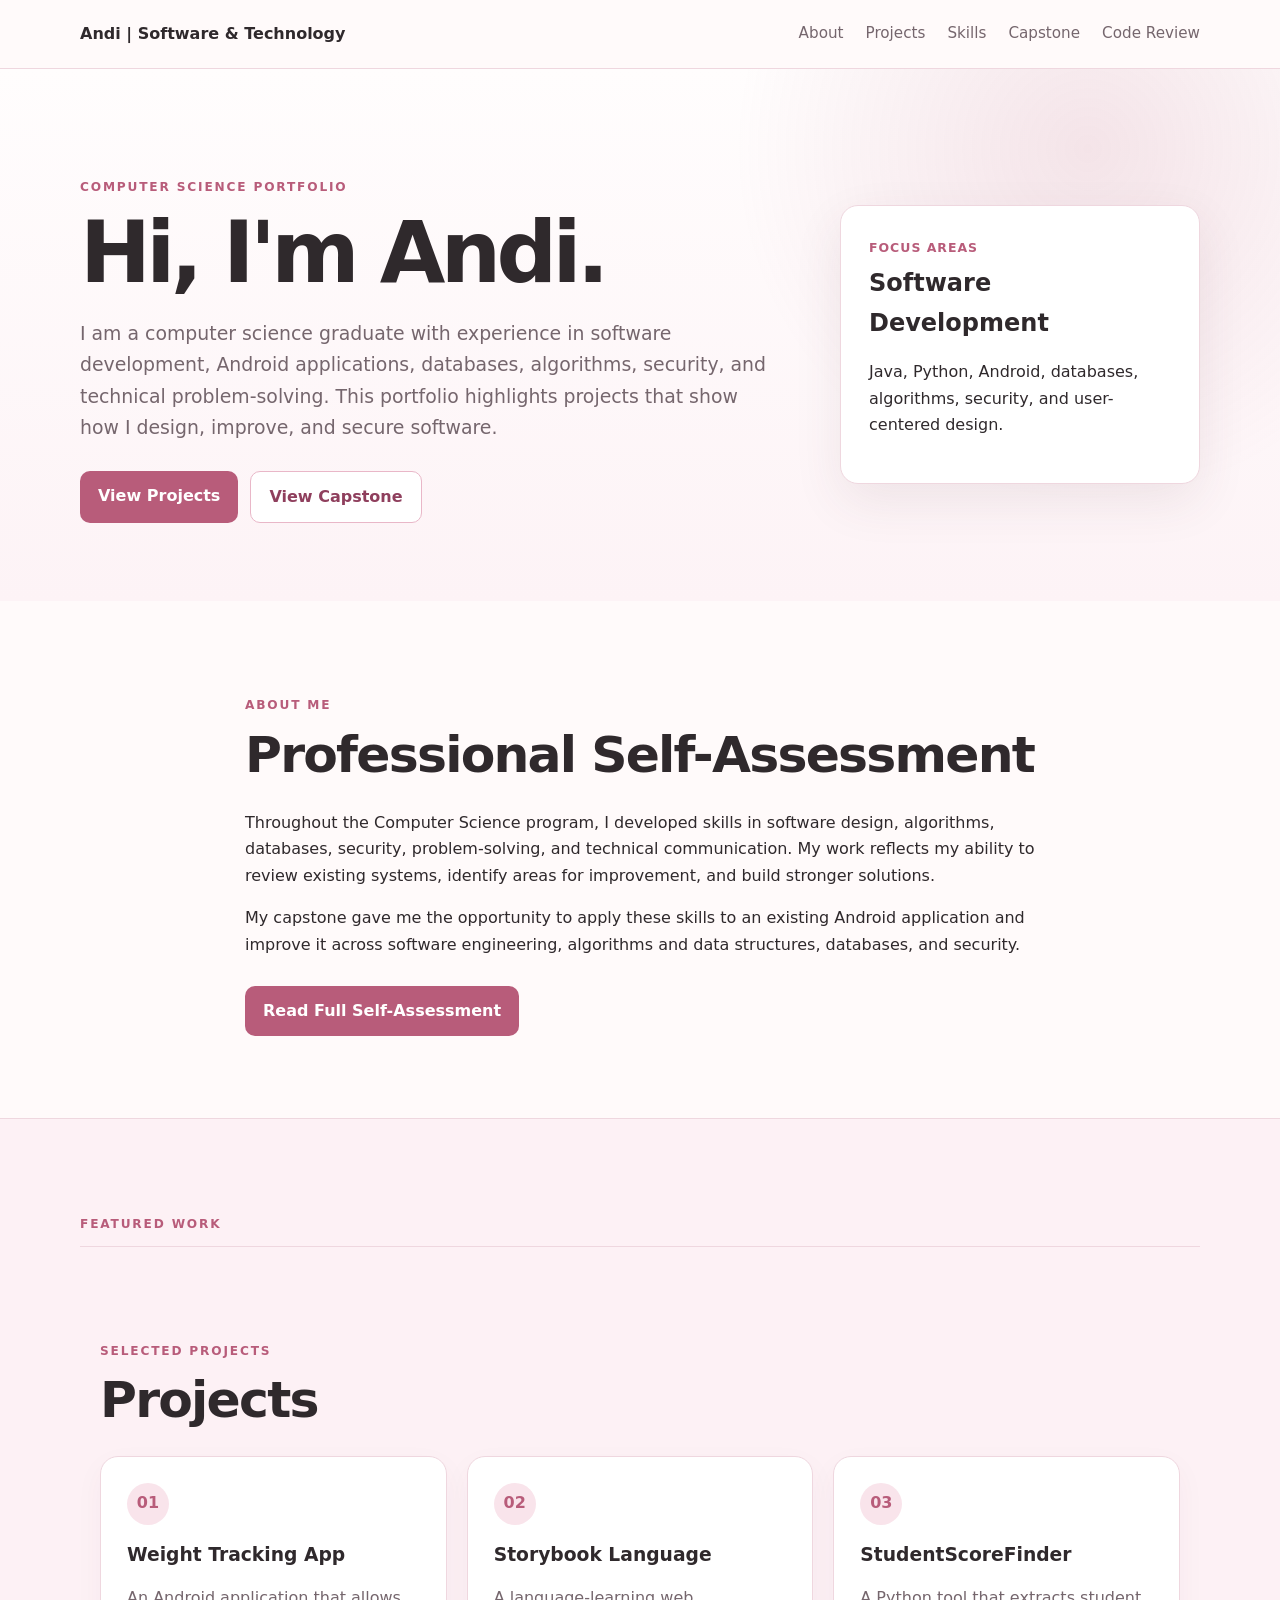
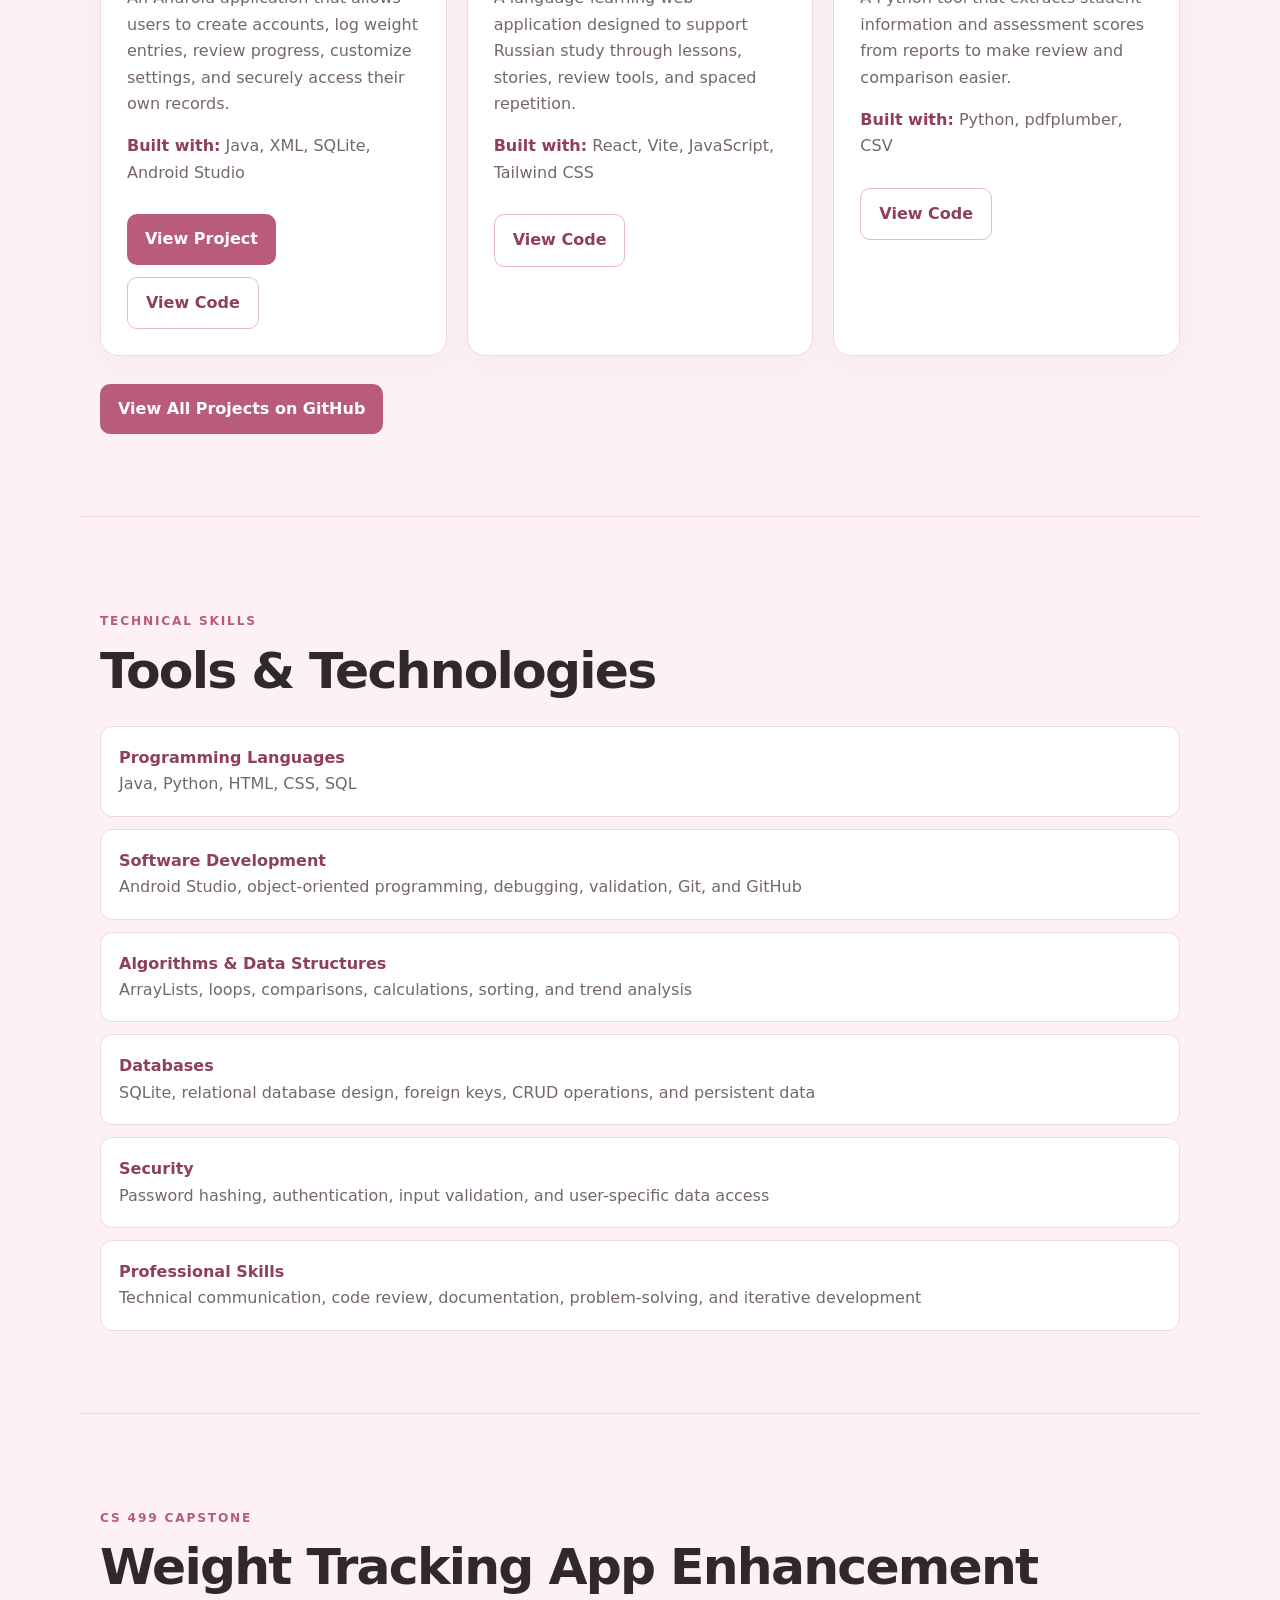
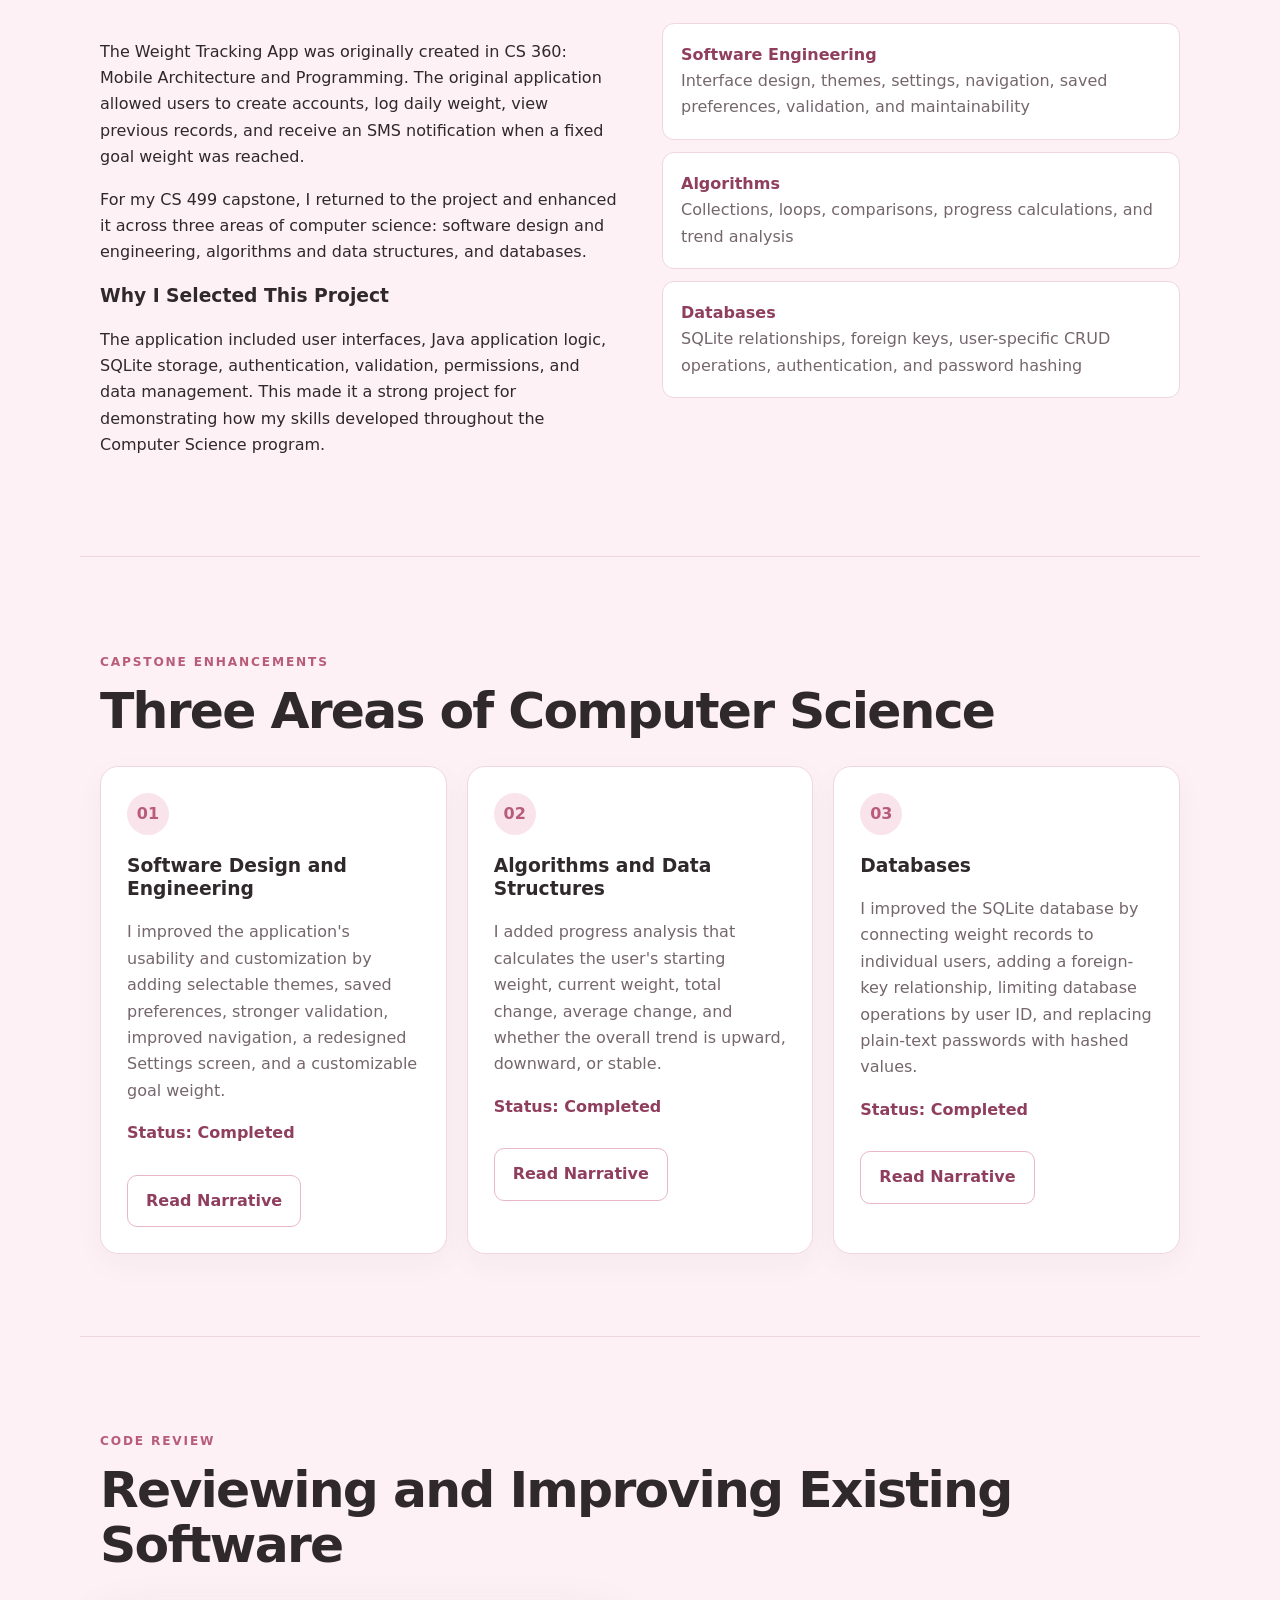
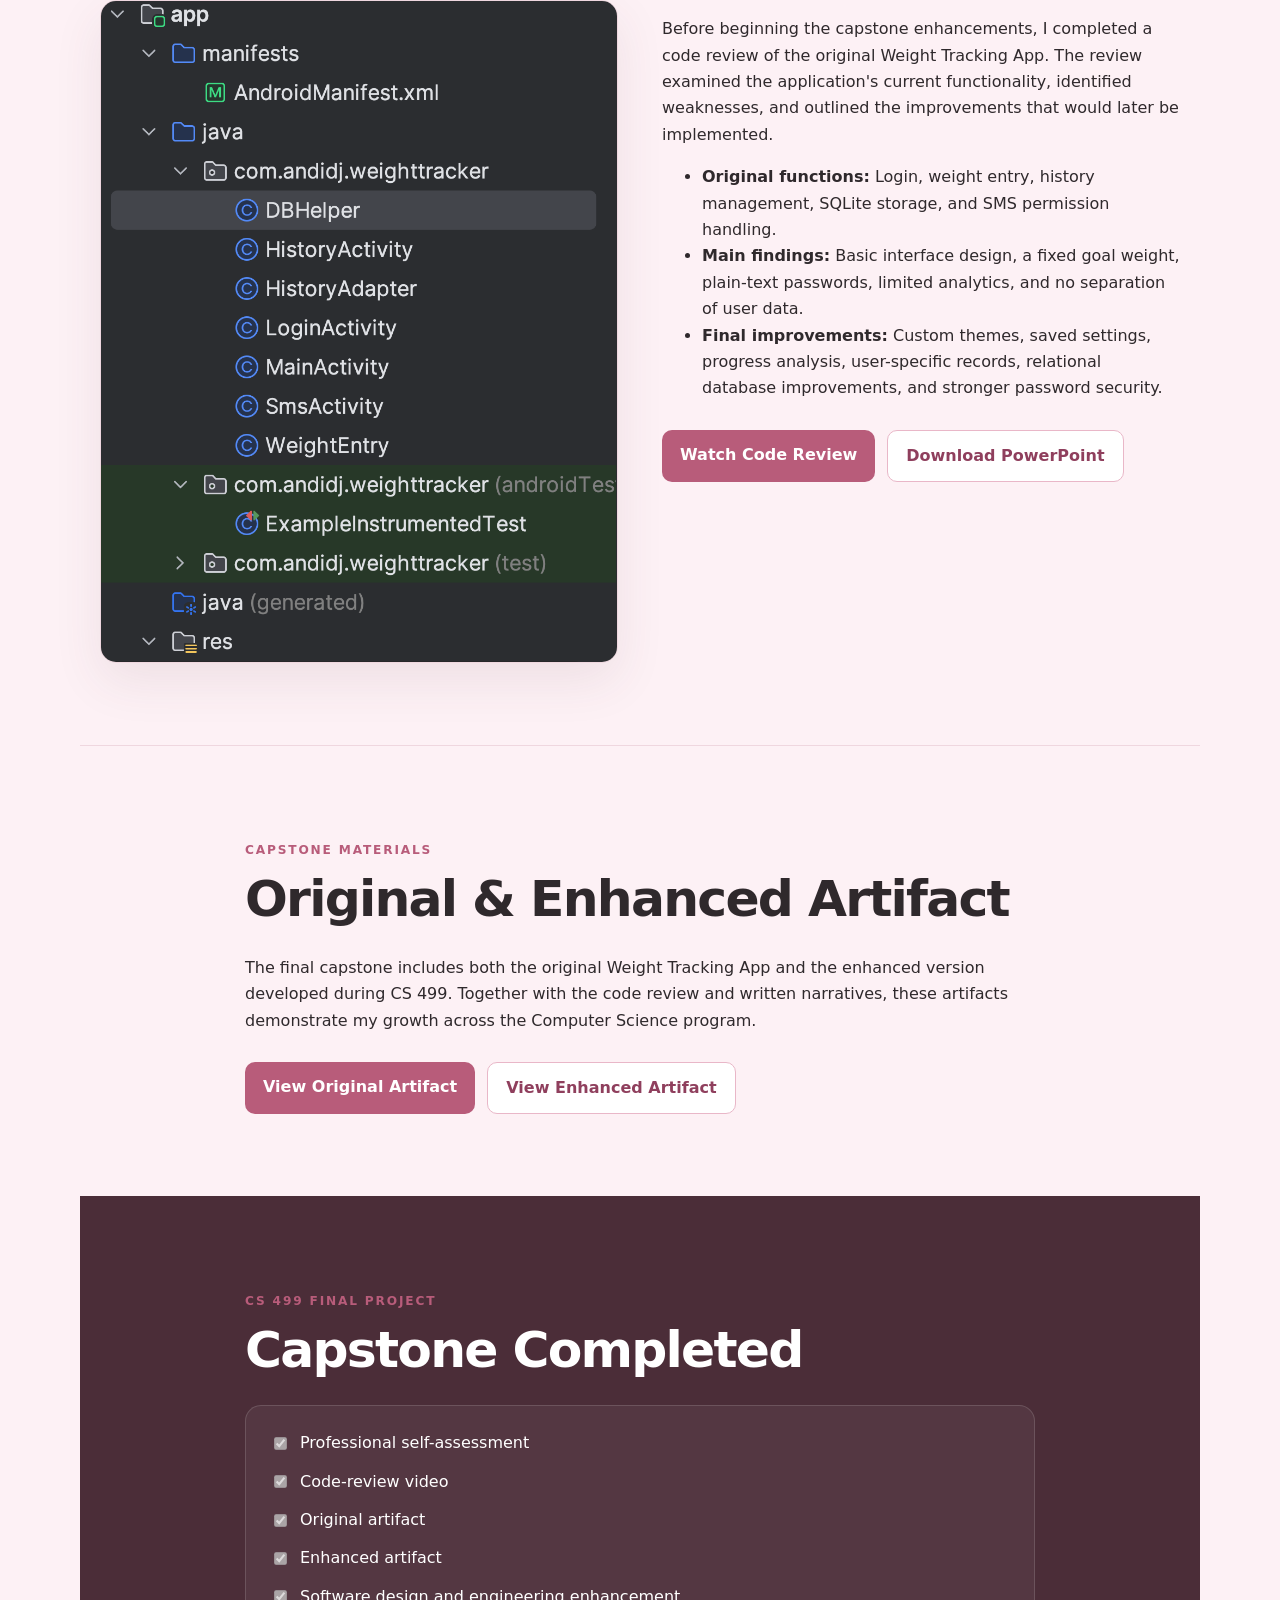
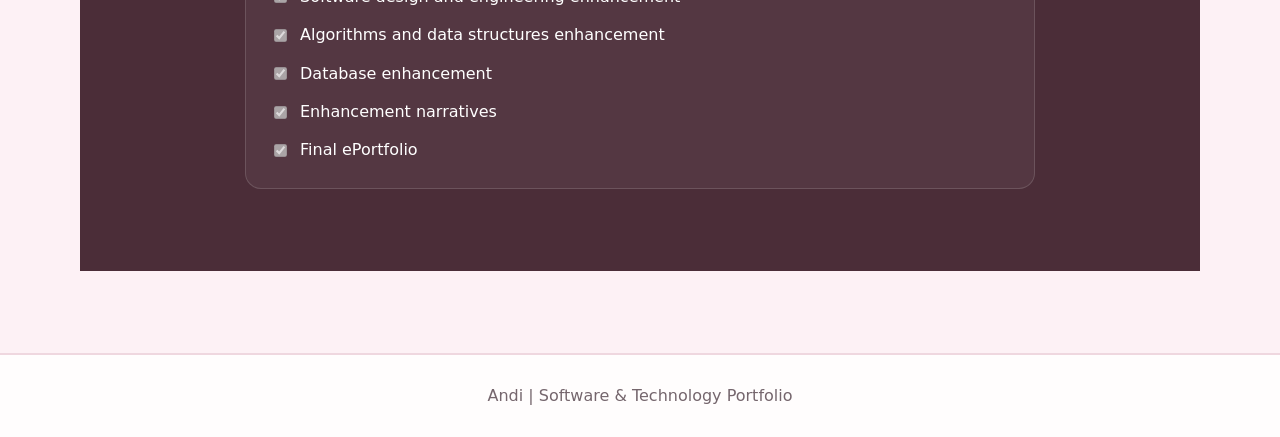
<file: index.html>
<!DOCTYPE html>
<html lang="en">
<head>
  <meta charset="UTF-8">
  <meta name="viewport" content="width=device-width, initial-scale=1.0">

  <title>Andi | Software & Technology Portfolio</title>

  <link rel="stylesheet" href="styles.css">
</head>

<body>

<header>
  <div class="wrap nav">
    <a class="brand" href="#top">Andi | Software & Technology</a>

    <nav>
      <a href="#about">About</a>
      <a href="#projects">Projects</a>
      <a href="#skills">Skills</a>
      <a href="#capstone">Capstone</a>
      <a href="#review">Code Review</a>
    </nav>
  </div>
</header>

<main id="top">

  <!-- HERO -->

  <section class="hero">
    <div class="wrap hero-grid">

      <div>
        <p class="eyebrow">Computer Science Portfolio</p>

        <h1>Hi, I'm Andi.</h1>

        <p class="lead">
          I am a computer science graduate with experience in software
          development, Android applications, databases, algorithms, security,
          and technical problem-solving. This portfolio highlights projects
          that show how I design, improve, and secure software.
        </p>

        <div class="actions">
          <a class="button" href="#projects">
            View Projects
          </a>

          <a class="button outline" href="#capstone">
            View Capstone
          </a>
        </div>
      </div>

      <aside class="status">
        <span>Focus Areas</span>

        <strong>Software Development</strong>

        <p>
          Java, Python, Android, databases, algorithms, security, and
          user-centered design.
        </p>
      </aside>

    </div>
  </section>

  <!-- ABOUT / SELF-ASSESSMENT -->

  <section id="about" class="section intro">
    <div class="wrap narrow">

      <p class="label">About Me</p>

      <h2>Professional Self-Assessment</h2>

      <p>
        Throughout the Computer Science program, I developed skills in
        software design, algorithms, databases, security, problem-solving,
        and technical communication. My work reflects my ability to review
        existing systems, identify areas for improvement, and build stronger
        solutions.
      </p>

      <p>
        My capstone gave me the opportunity to apply these skills to an
        existing Android application and improve it across software
        engineering, algorithms and data structures, databases, and security.
      </p>

      <div class="actions">
        <a class="button" href="self-assessment.html">
          Read Full Self-Assessment
        </a>
      </div>

    </div>
  </section>

  <!-- PROJECTS -->

  <section id="projects" class="section shaded">
    <div class="wrap">

      <p class="label">Featured Work</p>

      <section id="projects" class="section shaded">
  <div class="wrap">

    <p class="label">Selected Projects</p>

    <h2>Projects</h2>

    <div class="cards">

      <article class="card">
        <span>01</span>

        <h3>Weight Tracking App</h3>

        <p>
          An Android application that allows users to create accounts, log
          weight entries, review progress, customize settings, and securely
          access their own records.
        </p>

        <p>
          <strong>Built with:</strong> Java, XML, SQLite, Android Studio
        </p>

        <div class="actions">
          <a class="button" href="#capstone">
            View Project
          </a>

          <a
            class="button outline"
            href="https://github.com/adjur/WeightTracker_Enhanced"
            target="_blank"
            rel="noopener noreferrer">
            View Code
          </a>
        </div>
      </article>

      <article class="card">
        <span>02</span>

        <h3>Storybook Language</h3>

        <p>
          A language-learning web application designed to support Russian
          study through lessons, stories, review tools, and spaced repetition.
        </p>

        <p>
          <strong>Built with:</strong> React, Vite, JavaScript, Tailwind CSS
        </p>

        <div class="actions">
          <a
            class="button outline"
            href="https://github.com/adjur/Storybook-Language-App"
            target="_blank"
            rel="noopener noreferrer">
            View Code
          </a>
        </div>
      </article>

      <article class="card">
        <span>03</span>

        <h3>StudentScoreFinder</h3>

        <p>
          A Python tool that extracts student information and assessment scores
          from reports to make review and comparison easier.
        </p>

        <p>
          <strong>Built with:</strong> Python, pdfplumber, CSV
        </p>

        <div class="actions">
          <a
            class="button outline"
            href="https://github.com/adjur/StudentScoreFinder"
            target="_blank"
            rel="noopener noreferrer">
            View Code
          </a>
        </div>
      </article>

    </div>

    <div class="actions">
      <a
        class="button"
        href="https://github.com/adjur"
        target="_blank"
        rel="noopener noreferrer">
        View All Projects on GitHub
      </a>
    </div>

  </div>
</section>

  <!-- SKILLS -->

  <section id="skills" class="section">
    <div class="wrap">

      <p class="label">Technical Skills</p>

      <h2>Tools & Technologies</h2>

      <div class="feature-list">

        <div>
          <strong>Programming Languages</strong>
          <span>
            Java, Python, HTML, CSS, SQL
          </span>
        </div>

        <div>
          <strong>Software Development</strong>
          <span>
            Android Studio, object-oriented programming, debugging,
            validation, Git, and GitHub
          </span>
        </div>

        <div>
          <strong>Algorithms & Data Structures</strong>
          <span>
            ArrayLists, loops, comparisons, calculations, sorting,
            and trend analysis
          </span>
        </div>

        <div>
          <strong>Databases</strong>
          <span>
            SQLite, relational database design, foreign keys, CRUD operations,
            and persistent data
          </span>
        </div>

        <div>
          <strong>Security</strong>
          <span>
            Password hashing, authentication, input validation,
            and user-specific data access
          </span>
        </div>

        <div>
          <strong>Professional Skills</strong>
          <span>
            Technical communication, code review, documentation,
            problem-solving, and iterative development
          </span>
        </div>

      </div>

    </div>
  </section>

  <!-- CAPSTONE -->

  <section id="capstone" class="section shaded">
    <div class="wrap">

      <p class="label">CS 499 Capstone</p>

      <h2>Weight Tracking App Enhancement</h2>

      <div class="columns">

        <div>
          <p>
            The Weight Tracking App was originally created in CS 360:
            Mobile Architecture and Programming. The original application
            allowed users to create accounts, log daily weight, view previous
            records, and receive an SMS notification when a fixed goal weight
            was reached.
          </p>

          <p>
            For my CS 499 capstone, I returned to the project and enhanced it
            across three areas of computer science: software design and
            engineering, algorithms and data structures, and databases.
          </p>

          <h3>Why I Selected This Project</h3>

          <p>
            The application included user interfaces, Java application logic,
            SQLite storage, authentication, validation, permissions, and data
            management. This made it a strong project for demonstrating how
            my skills developed throughout the Computer Science program.
          </p>
        </div>

        <div class="feature-list">

          <div>
            <strong>Software Engineering</strong>
            <span>
              Interface design, themes, settings, navigation, saved
              preferences, validation, and maintainability
            </span>
          </div>

          <div>
            <strong>Algorithms</strong>
            <span>
              Collections, loops, comparisons, progress calculations,
              and trend analysis
            </span>
          </div>

          <div>
            <strong>Databases</strong>
            <span>
              SQLite relationships, foreign keys, user-specific CRUD
              operations, authentication, and password hashing
            </span>
          </div>

        </div>

      </div>

    </div>
  </section>

  <!-- ENHANCEMENTS -->

  <section id="enhancements" class="section">
    <div class="wrap">

      <p class="label">Capstone Enhancements</p>

      <h2>Three Areas of Computer Science</h2>

      <div class="cards">

        <article class="card">
          <span>01</span>

          <h3>Software Design and Engineering</h3>

          <p>
            I improved the application's usability and customization by
            adding selectable themes, saved preferences, stronger validation,
            improved navigation, a redesigned Settings screen, and a
            customizable goal weight.
          </p>

          <strong>Status: Completed</strong>

          <div class="actions">
            <a
              class="button outline"
              href="downloads/CS499_Milestone_Two_Software_Design_Narrative.docx">
              Read Narrative
            </a>
          </div>
        </article>

        <article class="card">
          <span>02</span>

          <h3>Algorithms and Data Structures</h3>

          <p>
            I added progress analysis that calculates the user's starting
            weight, current weight, total change, average change, and whether
            the overall trend is upward, downward, or stable.
          </p>

          <strong>Status: Completed</strong>

          <div class="actions">
            <a
              class="button outline"
              href="downloads/CS499_Milestone_Three_Algorithms_Narrative.docx">
              Read Narrative
            </a>
          </div>
        </article>

        <article class="card">
          <span>03</span>

          <h3>Databases</h3>

          <p>
            I improved the SQLite database by connecting weight records to
            individual users, adding a foreign-key relationship, limiting
            database operations by user ID, and replacing plain-text
            passwords with hashed values.
          </p>

          <strong>Status: Completed</strong>

          <div class="actions">
            <a
              class="button outline"
              href="downloads/CS499_Milestone_Four_Database_Narrative.docx">
              Read Narrative
            </a>
          </div>
        </article>

      </div>

    </div>
  </section>

  <!-- CODE REVIEW -->

  <section id="review" class="section shaded">
    <div class="wrap">

      <p class="label">Code Review</p>

      <h2>Reviewing and Improving Existing Software</h2>

      <div class="columns">

        <img
          class="project-image"
          src="assets/project-tree.png"
          alt="Android Studio project tree for the Weight Tracking App">

        <div>

          <p>
            Before beginning the capstone enhancements, I completed a code
            review of the original Weight Tracking App. The review examined
            the application's current functionality, identified weaknesses,
            and outlined the improvements that would later be implemented.
          </p>

          <ul>
            <li>
              <strong>Original functions:</strong>
              Login, weight entry, history management, SQLite storage,
              and SMS permission handling.
            </li>

            <li>
              <strong>Main findings:</strong>
              Basic interface design, a fixed goal weight, plain-text
              passwords, limited analytics, and no separation of user data.
            </li>

            <li>
              <strong>Final improvements:</strong>
              Custom themes, saved settings, progress analysis,
              user-specific records, relational database improvements,
              and stronger password security.
            </li>
          </ul>

          <div class="actions">

            <a
              class="button"
              href="https://drive.google.com/file/d/13mRl8PhGHTSx5kf2l2xm9oXFCMFGpwLF/view?usp=sharing"
              target="_blank"
              rel="noopener noreferrer">
              Watch Code Review
            </a>

            <a
              class="button outline"
              href="downloads/CS499_Code_Review_Template.pptx">
              Download PowerPoint
            </a>

          </div>

        </div>

      </div>

    </div>
  </section>

  <!-- PORTFOLIO MATERIALS -->

  <section class="section">
    <div class="wrap narrow">

      <p class="label">Capstone Materials</p>

      <h2>Original & Enhanced Artifact</h2>

      <p>
        The final capstone includes both the original Weight Tracking App and
        the enhanced version developed during CS 499. Together with the code
        review and written narratives, these artifacts demonstrate my growth
        across the Computer Science program.
      </p>

      <div class="actions">

        <a
          class="button"
          href="https://github.com/adjur/SNHU--360"
          target="_blank"
          rel="noopener noreferrer">
          View Original Artifact
        </a>

        <a
          class="button outline"
          href="https://github.com/adjur/WeightTracker_Enhanced"
          target="_blank"
          rel="noopener noreferrer">
          View Enhanced Artifact
        </a>

      </div>

    </div>
  </section>

  <!-- CAPSTONE STATUS -->

  <section class="section checklist-section">
    <div class="wrap narrow">

      <p class="label">CS 499 Final Project</p>

      <h2>Capstone Completed</h2>

      <div class="checklist">

        <label>
          <input type="checkbox" checked disabled>
          Professional self-assessment
        </label>

        <label>
          <input type="checkbox" checked disabled>
          Code-review video
        </label>

        <label>
          <input type="checkbox" checked disabled>
          Original artifact
        </label>

        <label>
          <input type="checkbox" checked disabled>
          Enhanced artifact
        </label>

        <label>
          <input type="checkbox" checked disabled>
          Software design and engineering enhancement
        </label>

        <label>
          <input type="checkbox" checked disabled>
          Algorithms and data structures enhancement
        </label>

        <label>
          <input type="checkbox" checked disabled>
          Database enhancement
        </label>

        <label>
          <input type="checkbox" checked disabled>
          Enhancement narratives
        </label>

        <label>
          <input type="checkbox" checked disabled>
          Final ePortfolio
        </label>

      </div>

    </div>
  </section>

</main>

<footer>
  <div class="wrap">
    Andi | Software & Technology Portfolio
  </div>
</footer>

</body>
</html>
</file>
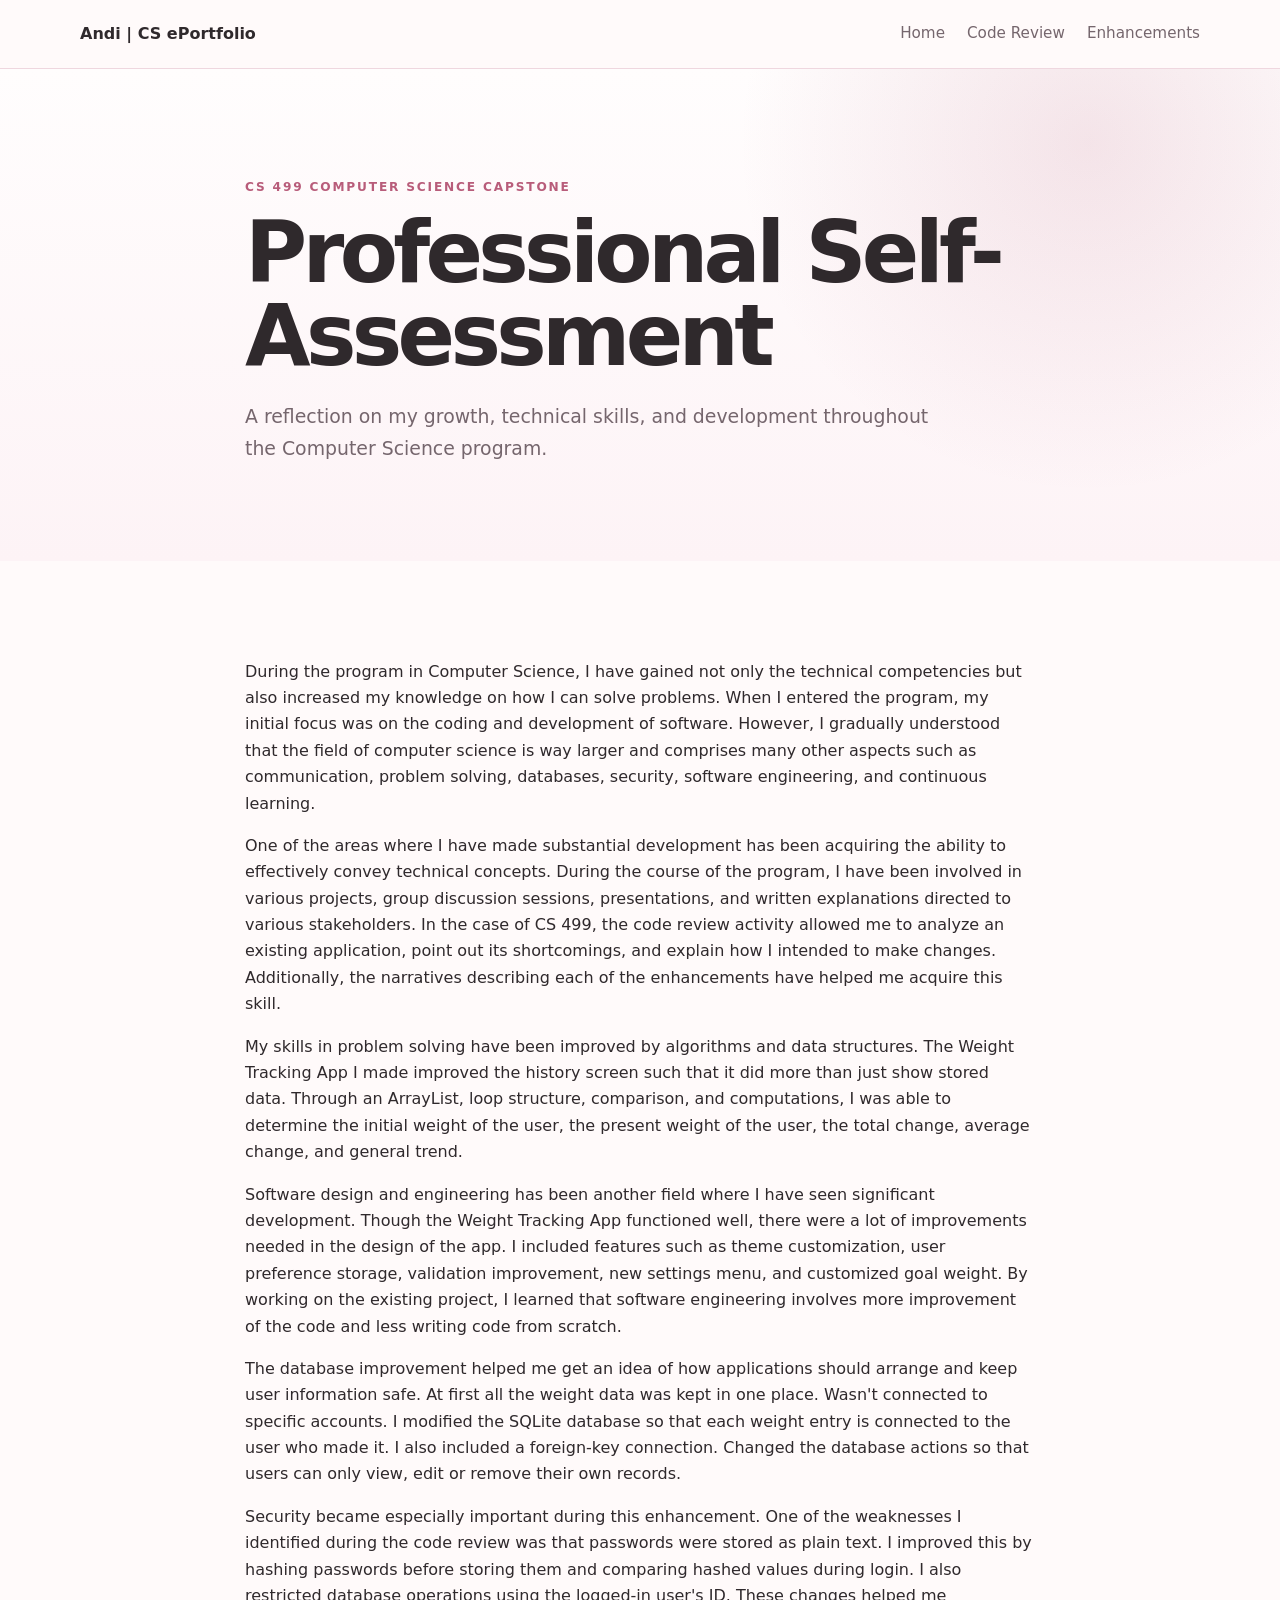
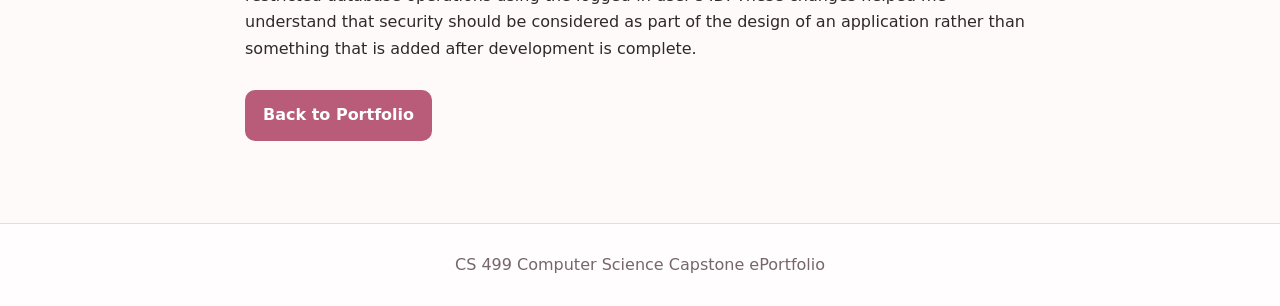
<file: self-assessment.html>
<!DOCTYPE html>
<html lang="en">
<head>
  <meta charset="UTF-8">
  <meta name="viewport" content="width=device-width, initial-scale=1.0">
  <title>Professional Self-Assessment | Andi</title>
  <link rel="stylesheet" href="styles.css">
</head>

<body>

<header>
  <div class="wrap nav">
    <a class="brand" href="index.html">Andi | CS ePortfolio</a>

    <nav>
      <a href="index.html">Home</a>
      <a href="index.html#review">Code Review</a>
      <a href="index.html#enhancements">Enhancements</a>
    </nav>
  </div>
</header>

<main>

  <section class="hero">
    <div class="wrap narrow">
      <p class="eyebrow">CS 499 Computer Science Capstone</p>

      <h1>Professional Self-Assessment</h1>

      <p class="lead">
        A reflection on my growth, technical skills, and development
        throughout the Computer Science program.
      </p>
    </div>
  </section>

  <section class="section">
    <div class="wrap narrow">

      <p>
        During the program in Computer Science, I have gained not only the
technical competencies but also increased my knowledge on how I can
solve problems. When I entered the program, my initial focus was on the
coding and development of software. However, I gradually understood that
the field of computer science is way larger and comprises many other
aspects such as communication, problem solving, databases, security,
software engineering, and continuous learning.
      </p>

      <p>
        One of the areas where I have made substantial development has been
        acquiring the ability to effectively convey technical concepts. During
        the course of the program, I have been involved in various projects,
        group discussion sessions, presentations, and written explanations
        directed to various stakeholders. In the case of CS 499, the code
        review activity allowed me to analyze an existing application, point
        out its shortcomings, and explain how I intended to make changes.
        Additionally, the narratives describing each of the enhancements have
        helped me acquire this skill.
      </p>

      <p>
        My skills in problem solving have been improved by algorithms and data structures. 
        The Weight Tracking App I made improved the history screen such that it did more than just show stored data. 
        Through an ArrayList, loop structure, comparison, and computations, 
        I was able to determine the initial weight of the user, 
        the present weight of the user, the total change, average change, and general trend.
      </p>

      <p>
        Software design and engineering has been another field where I have seen significant
        development. Though the Weight Tracking App functioned well, there
        were a lot of improvements needed in the design of the app. I included
        features such as theme customization, user preference storage, validation
        improvement, new settings menu, and customized goal weight. By working
        on the existing project, I learned that software engineering involves more
        improvement of the code and less writing code from scratch.
      </p>

      <p>
        The database improvement helped me get an idea of how applications should arrange and keep user information safe. 
        At first all the weight data was kept in one place. Wasn't connected to specific accounts. 
        I modified the SQLite database so that each weight entry is connected to the user who made it. 
        I also included a foreign-key connection. 
        Changed the database actions so that users can only view, edit or remove their own records.
      </p>
      
      <p>
        Security became especially important during this enhancement. One of
        the weaknesses I identified during the code review was that passwords
        were stored as plain text. I improved this by hashing passwords before
        storing them and comparing hashed values during login. I also
        restricted database operations using the logged-in user's ID. These
        changes helped me understand that security should be considered as
        part of the design of an application rather than something that is
        added after development is complete.
      </p>

      <div class="actions">
        <a class="button" href="index.html">
          Back to Portfolio
        </a>
      </div>

    </div>
  </section>

</main>

<footer>
  <div class="wrap">
    CS 499 Computer Science Capstone ePortfolio
  </div>
</footer>

</body>
</html>
</file>
<file: styles.css>
* {
  box-sizing: border-box;
}

:root {
  --bg: #fffafa;
  --surface: #ffffff;
  --shade: #fdf1f5;
  --text: #2f292c;
  --muted: #75666d;
  --accent: #b85c7a;
  --accent-dark: #8f3f5d;
  --accent-light: #e9b7c8;
  --line: #efd7df;
  --shadow: 0 18px 50px rgba(92, 55, 69, 0.09);
}

html {
  scroll-behavior: smooth;
}

body {
  margin: 0;
  font-family: Inter, ui-sans-serif, system-ui, -apple-system,
    BlinkMacSystemFont, "Segoe UI", sans-serif;
  color: var(--text);
  background: var(--bg);
  line-height: 1.65;
}

.wrap {
  width: min(1120px, calc(100% - 40px));
  margin: auto;
}

.narrow {
  max-width: 790px;
}

header {
  position: sticky;
  top: 0;
  z-index: 10;
  background: rgba(255, 250, 250, 0.96);
  border-bottom: 1px solid var(--line);
  backdrop-filter: blur(12px);
}

.nav {
  min-height: 68px;
  display: flex;
  align-items: center;
  justify-content: space-between;
  gap: 24px;
}

.brand {
  font-weight: 850;
  text-decoration: none;
  color: var(--text);
}

nav {
  display: flex;
  gap: 22px;
  flex-wrap: wrap;
}

nav a {
  text-decoration: none;
  color: var(--muted);
  font-size: 0.95rem;
}

nav a:hover {
  color: var(--accent);
}

.hero {
  padding: 96px 0 78px;
  background:
    radial-gradient(
      circle at 85% 15%,
      rgba(184, 92, 122, 0.15),
      transparent 30%
    ),
    linear-gradient(
      180deg,
      #fffdfd,
      #fdf3f6
    );
}

.hero-grid {
  display: grid;
  grid-template-columns: 1.45fr 0.75fr;
  gap: 64px;
  align-items: center;
}

.eyebrow,
.label {
  color: var(--accent);
  text-transform: uppercase;
  letter-spacing: 0.15em;
  font-size: 0.76rem;
  font-weight: 850;
}

h1 {
  font-size: clamp(3rem, 7vw, 5.3rem);
  line-height: 0.98;
  letter-spacing: -0.055em;
  margin: 14px 0 24px;
}

h2 {
  font-size: clamp(2rem, 4vw, 3.15rem);
  line-height: 1.08;
  letter-spacing: -0.035em;
  margin: 10px 0 28px;
}

h3 {
  line-height: 1.25;
}

.lead {
  font-size: 1.18rem;
  color: var(--muted);
  max-width: 720px;
}

.status,
.module,
.card {
  background: var(--surface);
  border: 1px solid var(--line);
  border-radius: 18px;
}

.status {
  padding: 28px;
  box-shadow: var(--shadow);
}

.status span,
.pill {
  color: var(--accent);
  font-size: 0.78rem;
  font-weight: 850;
  text-transform: uppercase;
  letter-spacing: 0.08em;
}

.status strong {
  display: block;
  font-size: 1.5rem;
  margin: 4px 0;
}

.section {
  padding: 82px 0;
}

.shaded {
  background: var(--shade);
  border-top: 1px solid var(--line);
  border-bottom: 1px solid var(--line);
}

.timeline {
  display: grid;
  gap: 18px;
}

.module {
  display: grid;
  grid-template-columns: 78px 1fr;
  gap: 24px;
  padding: 26px;
}

.module.current,
.module.next {
  border-color: var(--accent);
}

.number {
  width: 62px;
  height: 62px;
  display: grid;
  place-items: center;
  border-radius: 50%;
  background: #f9e4eb;
  color: var(--accent);
  font-weight: 900;
}

.module ul {
  padding-left: 20px;
}

.note {
  padding: 14px 16px;
  border-left: 4px solid var(--accent);
  background: rgba(184, 92, 122, 0.08);
  color: var(--muted);
}

.columns {
  display: grid;
  grid-template-columns: 1fr 1fr;
  gap: 44px;
  align-items: start;
}

.feature-list {
  display: grid;
  gap: 12px;
}

.feature-list div {
  background: var(--surface);
  border: 1px solid var(--line);
  padding: 18px;
  border-radius: 12px;
}

.feature-list strong,
.feature-list span {
  display: block;
}

.feature-list strong {
  color: var(--accent-dark);
}

.feature-list span {
  color: var(--muted);
}

.project-image {
  width: 100%;
  display: block;
  border: 1px solid var(--line);
  border-radius: 16px;
  box-shadow: var(--shadow);
  background: white;
}

.actions {
  display: flex;
  flex-wrap: wrap;
  gap: 12px;
  margin-top: 28px;
}

.button {
  display: inline-block;
  padding: 12px 18px;
  border-radius: 10px;
  background: var(--accent);
  color: white;
  font-weight: 750;
  text-decoration: none;
  transition: 0.2s ease;
}

.button:hover {
  background: var(--accent-dark);
  transform: translateY(-1px);
}

.button.outline {
  background: white;
  color: var(--accent-dark);
  border: 1px solid var(--accent-light);
}

.button.outline:hover {
  background: #fff4f7;
  border-color: var(--accent);
}

.button.muted {
  opacity: 0.7;
}

.cards {
  display: grid;
  grid-template-columns: repeat(3, 1fr);
  gap: 20px;
}

.card {
  padding: 26px;
  box-shadow: 0 10px 30px rgba(92, 55, 69, 0.04);
}

.card > span {
  display: inline-grid;
  place-items: center;
  width: 42px;
  height: 42px;
  border-radius: 50%;
  background: #f9e4eb;
  color: var(--accent);
  font-weight: 900;
}

.card p {
  color: var(--muted);
}

.card strong {
  color: var(--accent-dark);
}

.checklist-section {
  background: #4b2d38;
  color: white;
}

.checklist {
  display: grid;
  gap: 12px;
  padding: 24px;
  border: 1px solid rgba(255, 255, 255, 0.14);
  border-radius: 16px;
  background: rgba(255, 255, 255, 0.05);
}

.checklist label {
  display: flex;
  align-items: center;
  gap: 10px;
}

.checklist-section .note {
  color: #f8e8ee;
  background: rgba(255, 255, 255, 0.07);
}

footer {
  padding: 28px 0;
  border-top: 1px solid var(--line);
  color: var(--muted);
  text-align: center;
  background: #fffdfd;
}

@media (max-width: 800px) {
  .nav {
    padding: 14px 0;
    flex-direction: column;
    gap: 10px;
  }

  nav {
    justify-content: center;
  }

  .hero-grid,
  .columns,
  .cards {
    grid-template-columns: 1fr;
  }

  .module {
    grid-template-columns: 1fr;
  }

  .hero {
    padding-top: 70px;
  }
}
</file>
